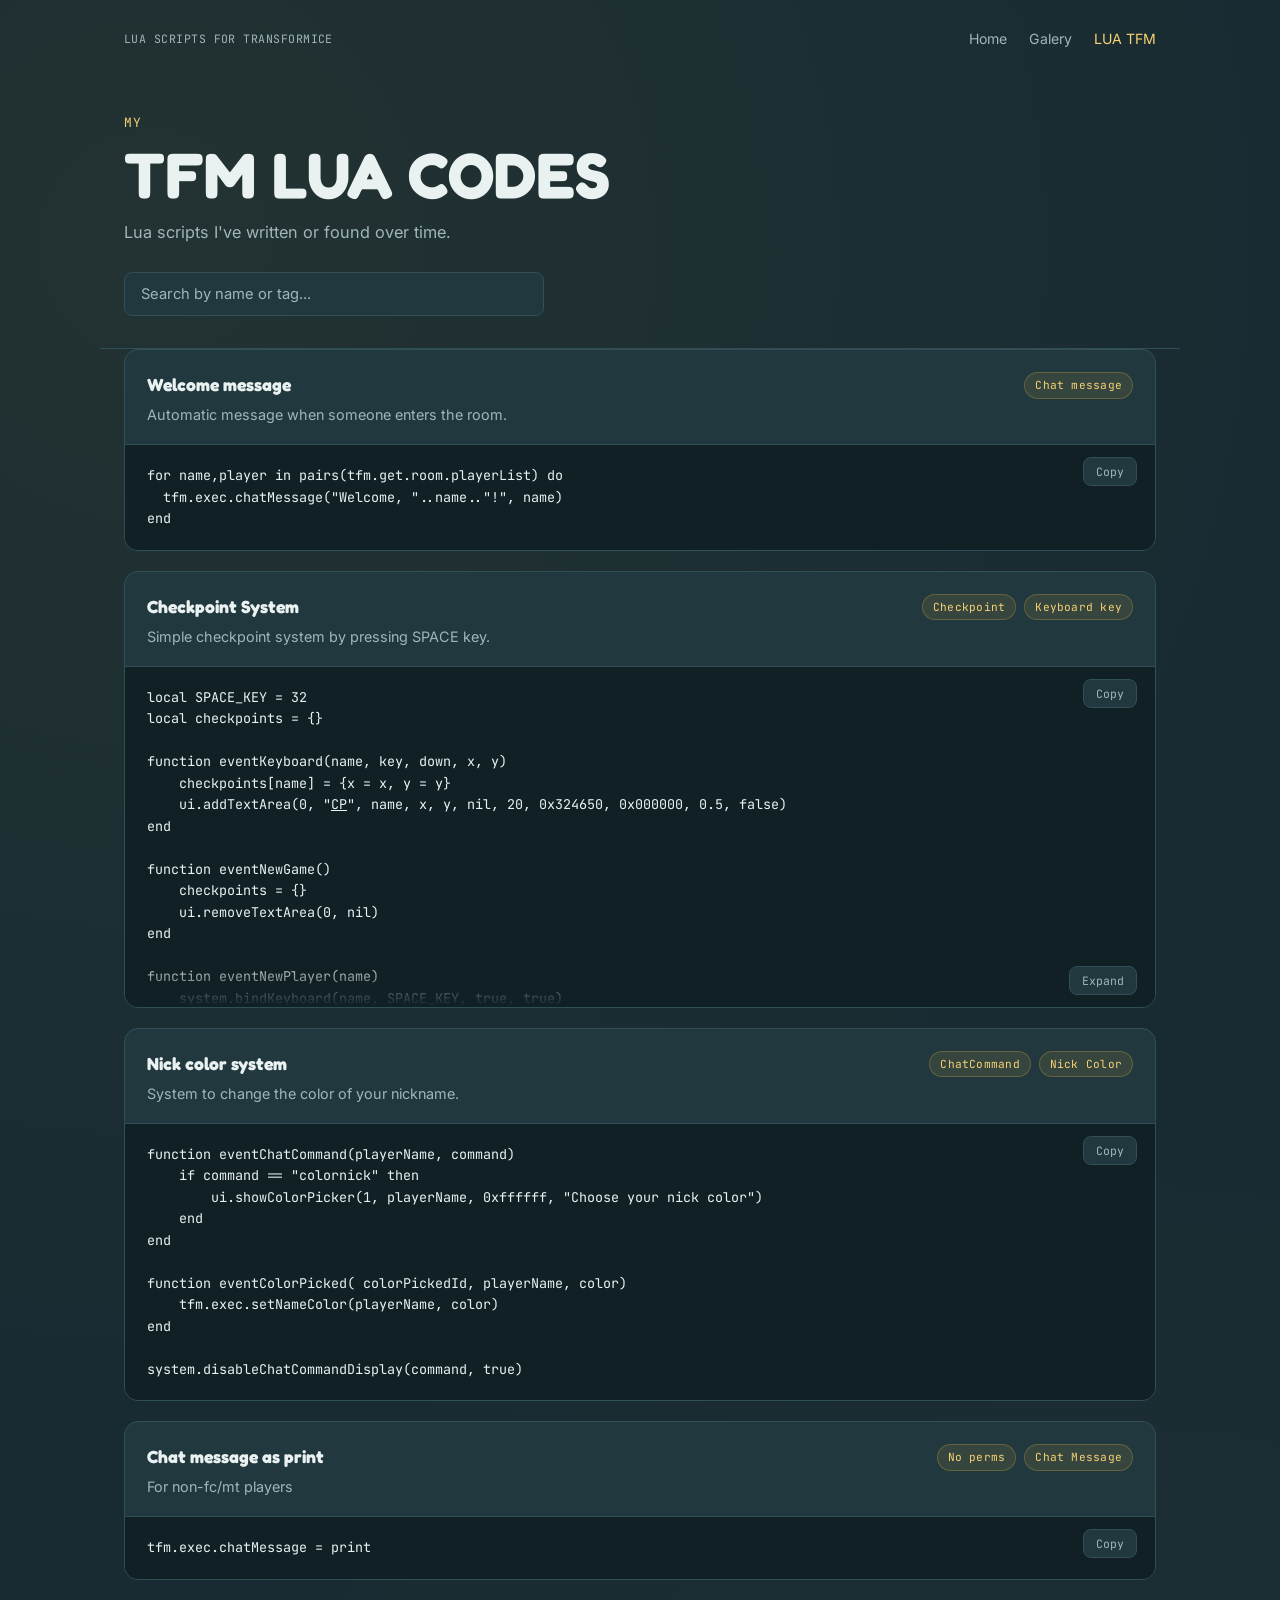
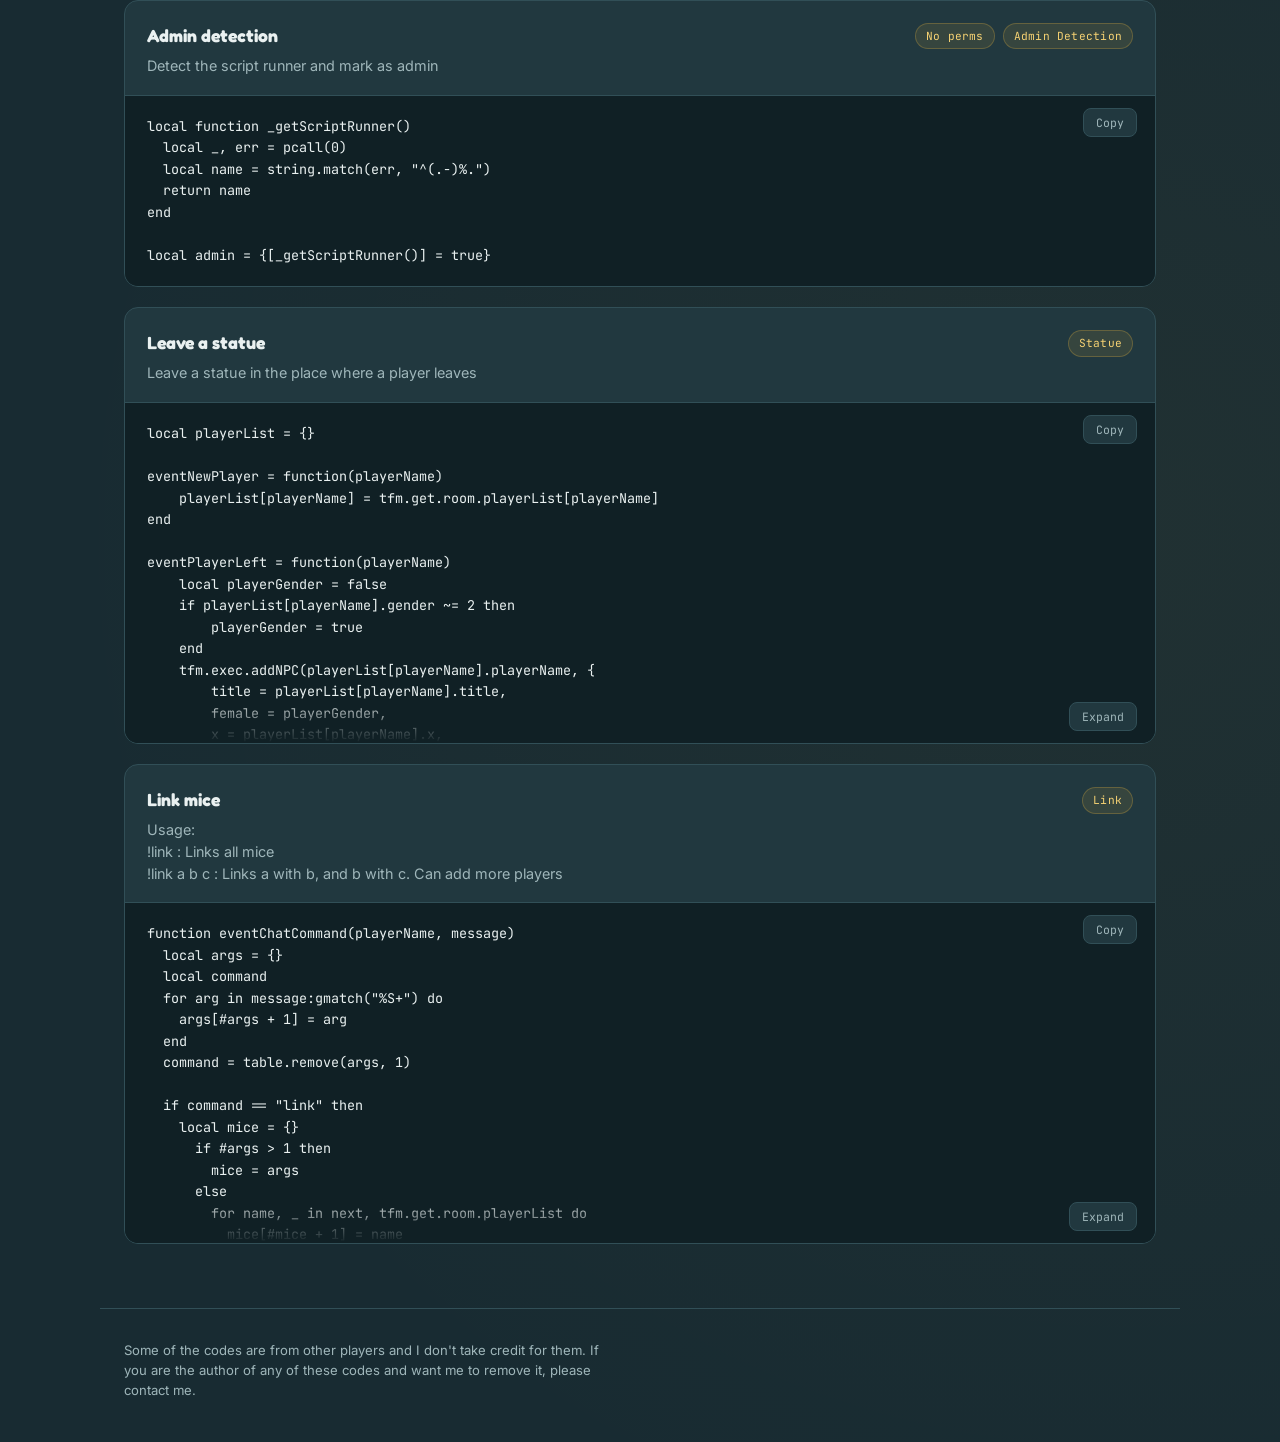
<file: codigos.html>
<!DOCTYPE html>
<html lang="pt-BR">
<head>
<meta charset="UTF-8">
<meta name="viewport" content="width=device-width, initial-scale=1.0">
<title>Códigos TFM · Parkour Journey</title>
<link rel="preconnect" href="https://fonts.googleapis.com">
<link rel="preconnect" href="https://fonts.gstatic.com" crossorigin>
<link href="https://fonts.googleapis.com/css2?family=Fredoka:wght@500;600;700&family=Inter:wght@400;500;600&family=JetBrains+Mono:wght@500;600&display=swap" rel="stylesheet">
<link rel="stylesheet" href="style/style.css">
</head>
<body>

  <header class="topbar">
    <span class="topbar__crumb">Lua scripts for Transformice</span>
    <nav class="topbar__nav">
      <a href="index.html">Home</a>
      <a href="index.html#galeria">Galery</a>
      <a href="codigos.html" class="is-active">LUA TFM</a>
    </nav>
  </header>

  <main>
    <section class="codigos-hero">
      <p class="hero__eyebrow">MY</p>
      <h1 class="hero__title">TFM LUA CODES</h1>
      <p class="hero__sub">Lua scripts I've written or found over time.</p>

      <div class="codigos__toolbar">
        <input
          type="text"
          id="codigosSearch"
          class="codigos__search"
          placeholder="Search by name or tag..."
          autocomplete="off">
      </div>
    </section>

    <section class="codigos" id="codigos">
      <article class="codigo-card" data-tags="exemplo,shaman">
        <header class="codigo-card__head">
          <div>
            <h3>Welcome message</h3>
            <p>Automatic message when someone enters the room.</p>
          </div>
          <div class="codigo-card__tags">
            <span class="tag">Chat message</span>
          </div>
        </header>
        <div class="code-block">
          <button class="code-block__copy" type="button">Copy</button>
          <pre><code>for name,player in pairs(tfm.get.room.playerList) do
  tfm.exec.chatMessage("Welcome, "..name.."!", name)
end</code></pre>
          <div class="code-block__fade"></div>
          <button class="code-block__expand" type="button">Expand</button>
        </div>
      </article>

      <article class="codigo-card" data-tags="exemplo,evento">
        <header class="codigo-card__head">
          <div>
            <h3>Checkpoint System</h3>
            <p>Simple checkpoint system by pressing SPACE key.</p>
          </div>
          <div class="codigo-card__tags">
            <span class="tag">Checkpoint</span>
            <span class="tag">Keyboard key</span>
          </div>
        </header>
        <div class="code-block">
          <button class="code-block__copy" type="button">Copy</button>
          <pre><code>local SPACE_KEY = 32
local checkpoints = {}

function eventKeyboard(name, key, down, x, y)
    checkpoints[name] = {x = x, y = y}
    ui.addTextArea(0, "<a href='event:checkpoint'>CP</a>", name, x, y, nil, 20, 0x324650, 0x000000, 0.5, false)
end

function eventNewGame()
    checkpoints = {}
    ui.removeTextArea(0, nil)
end

function eventNewPlayer(name)
    system.bindKeyboard(name, SPACE_KEY, true, true)
end

function eventPlayerRespawn(name)
    if checkpoints[name] then
        local coords = checkpoints[name]
        tfm.exec.movePlayer(name, coords.x, coords.y)
    end
end

function eventTextAreaCallback(id, name, callback)
    local coords = checkpoints[name]
    tfm.exec.movePlayer(name, coords.x, coords.y)
end

table.foreach(tfm.get.room.playerList, eventNewPlayer)</code></pre>
          <div class="code-block__fade"></div>
          <button class="code-block__expand" type="button">Expand</button>
        </div>
      </article>

      <article class="codigo-card" data-tags="exemplo,shaman">
        <header class="codigo-card__head">
          <div>
            <h3>Nick color system</h3>
            <p>System to change the color of your nickname.</p>
          </div>
          <div class="codigo-card__tags">
            <span class="tag">ChatCommand</span>
            <span class="tag">Nick Color</span>
          </div>
        </header>
        <div class="code-block">
          <button class="code-block__copy" type="button">Copy</button>
          <pre><code>function eventChatCommand(playerName, command)
    if command == "colornick" then
        ui.showColorPicker(1, playerName, 0xffffff, "Choose your nick color")
    end
end

function eventColorPicked( colorPickedId, playerName, color)
    tfm.exec.setNameColor(playerName, color)
end

system.disableChatCommandDisplay(command, true)</code></pre>
          <div class="code-block__fade"></div>
          <button class="code-block__expand" type="button">Expand</button>
        </div>
      </article>

      <article class="codigo-card" data-tags="exemplo,shaman">
        <header class="codigo-card__head">
          <div>
            <h3>Chat message as print</h3>
            <p>For non-fc/mt players</p>
          </div>
          <div class="codigo-card__tags">
            <span class="tag">No perms</span>
            <span class="tag">Chat Message</span>
          </div>
        </header>
        <div class="code-block">
          <button class="code-block__copy" type="button">Copy</button>
          <pre><code>tfm.exec.chatMessage = print</code></pre>
          <div class="code-block__fade"></div>
          <button class="code-block__expand" type="button">Expand</button>
        </div>
      </article>

      <article class="codigo-card" data-tags="exemplo,shaman">
        <header class="codigo-card__head">
          <div>
            <h3>Admin detection</h3>
            <p>Detect the script runner and mark as admin</p>
          </div>
          <div class="codigo-card__tags">
            <span class="tag">No perms</span>
            <span class="tag">Admin Detection</span>
          </div>
        </header>
        <div class="code-block">
          <button class="code-block__copy" type="button">Copy</button>
          <pre><code>local function _getScriptRunner()
  local _, err = pcall(0)
  local name = string.match(err, "^(.-)%.")
  return name
end 

local admin = {[_getScriptRunner()] = true}</code></pre>
          <div class="code-block__fade"></div>
          <button class="code-block__expand" type="button">Expand</button>
        </div>
      </article>

      <article class="codigo-card" data-tags="exemplo,shaman">
        <header class="codigo-card__head">
          <div>
            <h3>Leave a statue</h3>
            <p>Leave a statue in the place where a player leaves</p>
          </div>
          <div class="codigo-card__tags">
            <span class="tag">Statue</span>
          </div>
        </header>
        <div class="code-block">
          <button class="code-block__copy" type="button">Copy</button>
          <pre><code>local playerList = {}

eventNewPlayer = function(playerName)
    playerList[playerName] = tfm.get.room.playerList[playerName]
end

eventPlayerLeft = function(playerName)
    local playerGender = false
    if playerList[playerName].gender ~= 2 then
        playerGender = true
    end 
    tfm.exec.addNPC(playerList[playerName].playerName, {
        title = playerList[playerName].title,
        female = playerGender,
        x = playerList[playerName].x,
        y = playerList[playerName].y,
        look = playerList[playerName].look,
        lookAtPlayer = true
    })
    playerList[playerName] = nil
end

eventLoop = function()
    for playerName in next, playerList do
        if playerList[playerName] and tfm.get.room.playerList[playerName] then
            playerList[playerName].x = tfm.get.room.playerList[playerName].x
            playerList[playerName].y = tfm.get.room.playerList[playerName].y
        end
    end
end

for playerName in next, tfm.get.room.playerList do
    eventNewPlayer(playerName)
end</code></pre>
          <div class="code-block__fade"></div>
          <button class="code-block__expand" type="button">Expand</button>
        </div>
      </article>

      <article class="codigo-card" data-tags="exemplo,shaman">
        <header class="codigo-card__head">
          <div>
            <h3>Link mice</h3>
            <p>Usage: <br>!link : Links all mice
<br>!link a b c : Links a with b, and b with c. Can add more players</p>
          </div>
          <div class="codigo-card__tags">
            <span class="tag">Link</span>
          </div>
        </header>
        <div class="code-block">
          <button class="code-block__copy" type="button">Copy</button>
          <pre><code>function eventChatCommand(playerName, message)
  local args = {}
  local command
  for arg in message:gmatch("%S+") do
    args[#args + 1] = arg
  end
  command = table.remove(args, 1)

  if command == "link" then
    local mice = {}
      if #args > 1 then
        mice = args
      else
        for name, _ in next, tfm.get.room.playerList do
          mice[#mice + 1] = name
        end
      end

    if #mice > 1 then
      for i=1, #mice - 1 do
        tfm.exec.linkMice(mice[i], mice[i+1], true)
      end
    end
  end
end</code></pre>
          <div class="code-block__fade"></div>
          <button class="code-block__expand" type="button">Expand</button>
        </div>
      </article>

      <p class="codigos__empty" id="codigosEmpty" hidden>None code found with this filter.</p>
    </section>
  </main>

  <footer class="site-footer">
    <p>
      Some of the codes are from other players and I don't take credit for them. If you are the author of any of these codes and want me to remove it, please contact me.</p>
  </footer>

  <script src="script/script.js"></script>
  <script src="script/codigos.js"></script>
</body>
</html>
</file>
<file: style/style.css>
:root{
  --bg:            #182b32;
  --bg-deep:       #102025;
  --card:          #21383f;
  --card-soft:     #1c3138;
  --line:          #314f57;
  --text:          #eaf1f1;
  --text-dim:      #9fb6ba;
  --gold:          #f0bc3c;
  --gold-soft:     #f6d273;

  --font-display:  'Fredoka', sans-serif;
  --font-body:     'Inter', sans-serif;
  --font-mono:     'JetBrains Mono', monospace;

  --radius:        14px;
  --radius-sm:     8px;
  --maxw:          1080px;
}

*{ box-sizing: border-box; }

html{ scroll-behavior: smooth; }

body{
  margin: 0;
  background: var(--bg);
  background-image:
    radial-gradient(circle at 12% 8%, rgba(240,188,60,0.05), transparent 40%),
    radial-gradient(circle at 88% 70%, rgba(240,188,60,0.04), transparent 45%);
  color: var(--text);
  font-family: var(--font-body);
  line-height: 1.5;
  -webkit-font-smoothing: antialiased;
}

a{ color: inherit; }

:focus-visible{
  outline: 2px solid var(--gold);
  outline-offset: 3px;
}

.topbar{
  max-width: var(--maxw);
  margin: 0 auto;
  padding: 28px 24px 0;
  display: flex;
  align-items: center;
  justify-content: space-between;
  flex-wrap: wrap;
  gap: 12px;
}

.topbar__crumb{
  font-family: var(--font-mono);
  font-size: 0.72rem;
  letter-spacing: 0.04em;
  color: var(--text-dim);
  text-transform: uppercase;
}

.topbar__nav{ display: flex; gap: 22px; }

.topbar__nav a{
  font-size: 0.88rem;
  text-decoration: none;
  color: var(--text-dim);
  transition: color .2s ease;
}

.topbar__nav a:hover{ color: var(--gold-soft); }

.hero{
  max-width: var(--maxw);
  margin: 0 auto;
  padding: 64px 24px 40px;
  display: grid;
  grid-template-columns: 1.1fr 0.9fr;
  gap: 56px;
  align-items: center;
}

.hero__eyebrow{
  font-family: var(--font-mono);
  font-size: 0.8rem;
  letter-spacing: 0.06em;
  text-transform: uppercase;
  color: var(--gold-soft);
  margin: 0 0 10px;
}

.hero__title{
  font-family: var(--font-display);
  font-weight: 700;
  font-size: clamp(2.6rem, 6vw, 4rem);
  line-height: 1.02;
  margin: 0 0 18px;
  color: var(--text);
}

.hero__sub{
  color: var(--text-dim);
  font-size: 1.02rem;
  max-width: 36ch;
  margin: 0;
}

.player-card{
  background: var(--card);
  border: 1px solid var(--line);
  border-radius: var(--radius);
  overflow: hidden;
  box-shadow: 0 24px 50px -20px rgba(0,0,0,0.55);
}

.player-card__bar{
  background: var(--card-soft);
  border-bottom: 1px solid var(--line);
  padding: 14px 18px;
  display: flex;
  align-items: center;
  justify-content: space-between;
}

.player-card__name{
  font-family: var(--font-display);
  font-weight: 600;
  font-size: 1.1rem;
}

.player-card__tag{ color: var(--text-dim); font-weight: 500; }

.player-card__dot{
  width: 9px; height: 9px;
  border-radius: 50%;
  background: var(--gold);
  box-shadow: 0 0 0 4px rgba(240,188,60,0.15);
}

.player-card__rows{
  list-style: none;
  margin: 0;
  padding: 6px 18px 16px;
}

.player-card__rows li{
  display: flex;
  align-items: baseline;
  justify-content: space-between;
  padding: 10px 0;
  border-bottom: 1px dashed var(--line);
  font-size: 0.92rem;
}

.player-card__rows li:last-child{ border-bottom: none; }

.player-card__rows span{ color: var(--text-dim); }

.player-card__rows strong{
  font-family: var(--font-mono);
  font-weight: 600;
}

.player-card__rows strong.accent{ color: var(--gold-soft); }

.player-card__note{
  margin: 0;
  padding: 10px 18px 16px;
  font-size: 0.74rem;
  color: var(--text-dim);
  opacity: 0.75;
  font-style: italic;
}

.section-title{
  font-family: var(--font-display);
  font-weight: 600;
  font-size: 1.5rem;
  display: flex;
  align-items: baseline;
  gap: 12px;
  margin: 0 0 6px;
}

.section-title span{
  font-family: var(--font-mono);
  font-size: 0.85rem;
  color: var(--gold-soft);
}

.section-hint{
  color: var(--text-dim);
  font-size: 0.92rem;
  margin: 0 0 32px;
}

section{
  max-width: var(--maxw);
  margin: 0 auto;
  padding: 56px 24px;
}

section + section{
  border-top: 1px solid var(--line);
}

.stats__grid{
  display: grid;
  grid-template-columns: repeat(4, 1fr);
  gap: 18px;
}

.stat{
  background: var(--card);
  border: 1px solid var(--line);
  border-radius: var(--radius-sm);
  padding: 22px 18px;
  text-align: left;
}

.stat__value{
  display: block;
  font-family: var(--font-mono);
  font-weight: 600;
  font-size: 1.9rem;
  color: var(--gold-soft);
  margin-bottom: 6px;
}

.stat__label{
  font-size: 0.84rem;
  color: var(--text-dim);
}

.conquistas__grid{
  display: grid;
  grid-template-columns: repeat(3, 1fr);
  gap: 18px;
}

.conquista-card{
  background: var(--card);
  border: 1px solid var(--line);
  border-radius: var(--radius);
  padding: 26px 22px;
}

.conquista-card__icon{
  font-size: 1.6rem;
  margin-bottom: 14px;
}

.conquista-card h3{
  font-family: var(--font-display);
  font-size: 1.05rem;
  margin: 0 0 8px;
}

.conquista-card p{
  margin: 0;
  font-size: 0.9rem;
  color: var(--text-dim);
}

.galeria__grid{
  display: grid;
  grid-template-columns: repeat(4, 1fr);
  gap: 16px;
}

.galeria__item{
  margin: 0;
  background: var(--card);
  border: 1px solid var(--line);
  border-radius: var(--radius-sm);
  overflow: hidden;
  cursor: pointer;
  transition: transform .18s ease, border-color .18s ease;
}

.galeria__item:hover{
  transform: translateY(-3px);
  border-color: var(--gold);
}

.galeria__item img{
  display: block;
  width: 100%;
  aspect-ratio: 4 / 3;
  object-fit: cover;
  background: var(--bg-deep);
}

.galeria__item figcaption{
  padding: 10px 12px;
  font-size: 0.76rem;
  color: var(--text-dim);
  line-height: 1.3;
}

.lightbox{
  position: fixed;
  inset: 0;
  background: rgba(8, 16, 19, 0.92);
  display: none;
  align-items: center;
  justify-content: center;
  z-index: 100;
  padding: 32px;
}

.lightbox.is-open{ display: flex; }

.lightbox__figure{
  margin: 0;
  max-width: min(900px, 90vw);
  text-align: center;
}

.lightbox__figure img{
  max-width: 100%;
  max-height: 75vh;
  border-radius: var(--radius-sm);
  border: 1px solid var(--line);
  display: block;
  margin: 0 auto;
}

.lightbox__figure figcaption{
  margin-top: 14px;
  color: var(--text-dim);
  font-size: 0.9rem;
}

.lightbox__close,
.lightbox__nav{
  position: absolute;
  background: var(--card);
  border: 1px solid var(--line);
  color: var(--text);
  border-radius: 50%;
  width: 42px;
  height: 42px;
  font-size: 1.4rem;
  line-height: 1;
  cursor: pointer;
  display: flex;
  align-items: center;
  justify-content: center;
  transition: border-color .18s ease, color .18s ease;
}

.lightbox__close:hover,
.lightbox__nav:hover{
  border-color: var(--gold);
  color: var(--gold-soft);
}

.lightbox__close{ top: 24px; right: 24px; }
.lightbox__nav--prev{ left: 24px; top: 50%; transform: translateY(-50%); }
.lightbox__nav--next{ right: 24px; top: 50%; transform: translateY(-50%); }

@media (max-width: 880px){
  .hero{ grid-template-columns: 1fr; padding-top: 40px; }
  .stats__grid{ grid-template-columns: repeat(2, 1fr); }
  .conquistas__grid{ grid-template-columns: 1fr; }
  .galeria__grid{ grid-template-columns: repeat(3, 1fr); }
}

@media (max-width: 480px){
  .stats__grid{ grid-template-columns: 1fr; }
  .galeria__grid{ grid-template-columns: repeat(2, 1fr); }
  .topbar{ flex-direction: column; align-items: flex-start; }
  .lightbox__nav{ width: 36px; height: 36px; font-size: 1.1rem; }
  .lightbox__nav--prev{ left: 10px; }
  .lightbox__nav--next{ right: 10px; }
  .lightbox__close{ top: 12px; right: 12px; }
}

.topbar__nav a.is-active{
  color: var(--gold-soft);
}

.codigos-hero{
  max-width: var(--maxw);
  margin: 0 auto;
  padding: 64px 24px 32px;
}

.codigos-hero .hero__title{ margin-bottom: 12px; }

.codigos__toolbar{
  margin-top: 28px;
  max-width: 420px;
}

.codigos__search{
  width: 100%;
  background: var(--card);
  border: 1px solid var(--line);
  border-radius: var(--radius-sm);
  padding: 12px 16px;
  color: var(--text);
  font-family: var(--font-body);
  font-size: 0.92rem;
}

.codigos__search::placeholder{ color: var(--text-dim); }

.codigos__search:focus-visible{
  outline: 2px solid var(--gold);
  outline-offset: 2px;
}

.codigos{
  max-width: var(--maxw);
  margin: 0 auto;
  padding: 0 24px 64px;
  display: grid;
  gap: 20px;
}

.codigo-card{
  background: var(--card);
  border: 1px solid var(--line);
  border-radius: var(--radius);
  padding: 22px 22px 0;
  overflow: hidden;
}

.codigo-card__head{
  display: flex;
  align-items: flex-start;
  justify-content: space-between;
  gap: 20px;
  flex-wrap: wrap;
  padding-bottom: 18px;
}

.codigo-card__head h3{
  font-family: var(--font-display);
  font-size: 1.1rem;
  margin: 0 0 6px;
}

.codigo-card__head p{
  margin: 0;
  color: var(--text-dim);
  font-size: 0.9rem;
  max-width: 48ch;
}

.codigo-card__tags{
  display: flex;
  gap: 8px;
  flex-wrap: wrap;
}

.tag{
  font-family: var(--font-mono);
  font-size: 0.7rem;
  letter-spacing: 0.02em;
  color: var(--gold-soft);
  background: rgba(240,188,60,0.1);
  border: 1px solid rgba(240,188,60,0.25);
  border-radius: 999px;
  padding: 4px 10px;
  white-space: nowrap;
}

.code-block{
  position: relative;
  background: var(--bg-deep);
  border-top: 1px solid var(--line);
  margin: 0 -22px;
}

.code-block pre{
  margin: 0;
  padding: 20px 22px;
  overflow-x: auto;
  overflow-y: auto;
  max-height: 340px;
  transition: max-height .2s ease;
}

.codigo-card.is-expanded .code-block pre{
  max-height: none;
}

.code-block__expand{
  position: absolute;
  bottom: 12px;
  right: 18px;
  background: var(--card);
  border: 1px solid var(--line);
  color: var(--text-dim);
  font-family: var(--font-mono);
  font-size: 0.72rem;
  padding: 6px 12px;
  border-radius: var(--radius-sm);
  cursor: pointer;
  transition: border-color .18s ease, color .18s ease;
}

.code-block__expand:hover{
  border-color: var(--gold);
  color: var(--gold-soft);
}

.code-block__fade{
  position: absolute;
  bottom: 0;
  left: 0;
  right: 0;
  height: 48px;
  background: linear-gradient(to bottom, rgba(16,32,37,0), var(--bg-deep));
  pointer-events: none;
  border-radius: 0 0 var(--radius) var(--radius);
}

.codigo-card.is-expanded .code-block__fade{ display: none; }

.code-block code{
  font-family: var(--font-mono);
  font-size: 0.84rem;
  line-height: 1.55;
  color: var(--text);
  white-space: pre;
}

.code-block__copy{
  position: absolute;
  top: 12px;
  right: 18px;
  background: var(--card);
  border: 1px solid var(--line);
  color: var(--text-dim);
  font-family: var(--font-mono);
  font-size: 0.72rem;
  padding: 6px 12px;
  border-radius: var(--radius-sm);
  cursor: pointer;
  transition: border-color .18s ease, color .18s ease;
}

.code-block__copy:hover{
  border-color: var(--gold);
  color: var(--gold-soft);
}

.code-block__copy.is-copied{
  border-color: var(--gold);
  color: var(--gold-soft);
}

.codigos__empty{
  color: var(--text-dim);
  font-size: 0.9rem;
  padding: 24px 0;
}

@media (max-width: 480px){
  .code-block__copy{
    position: static;
    display: inline-block;
    margin: 0 22px 14px;
  }
  .code-block pre{ padding-top: 0; }
}

.site-footer{
  max-width: var(--maxw);
  margin: 0 auto;
  padding: 32px 24px 56px;
  border-top: 1px solid var(--line);
}

.site-footer p{
  margin: 0;
  color: var(--text-dim);
  font-size: 0.82rem;
  max-width: 60ch;
}

@media (prefers-reduced-motion: reduce){
  html{ scroll-behavior: auto; }
}
</file>
